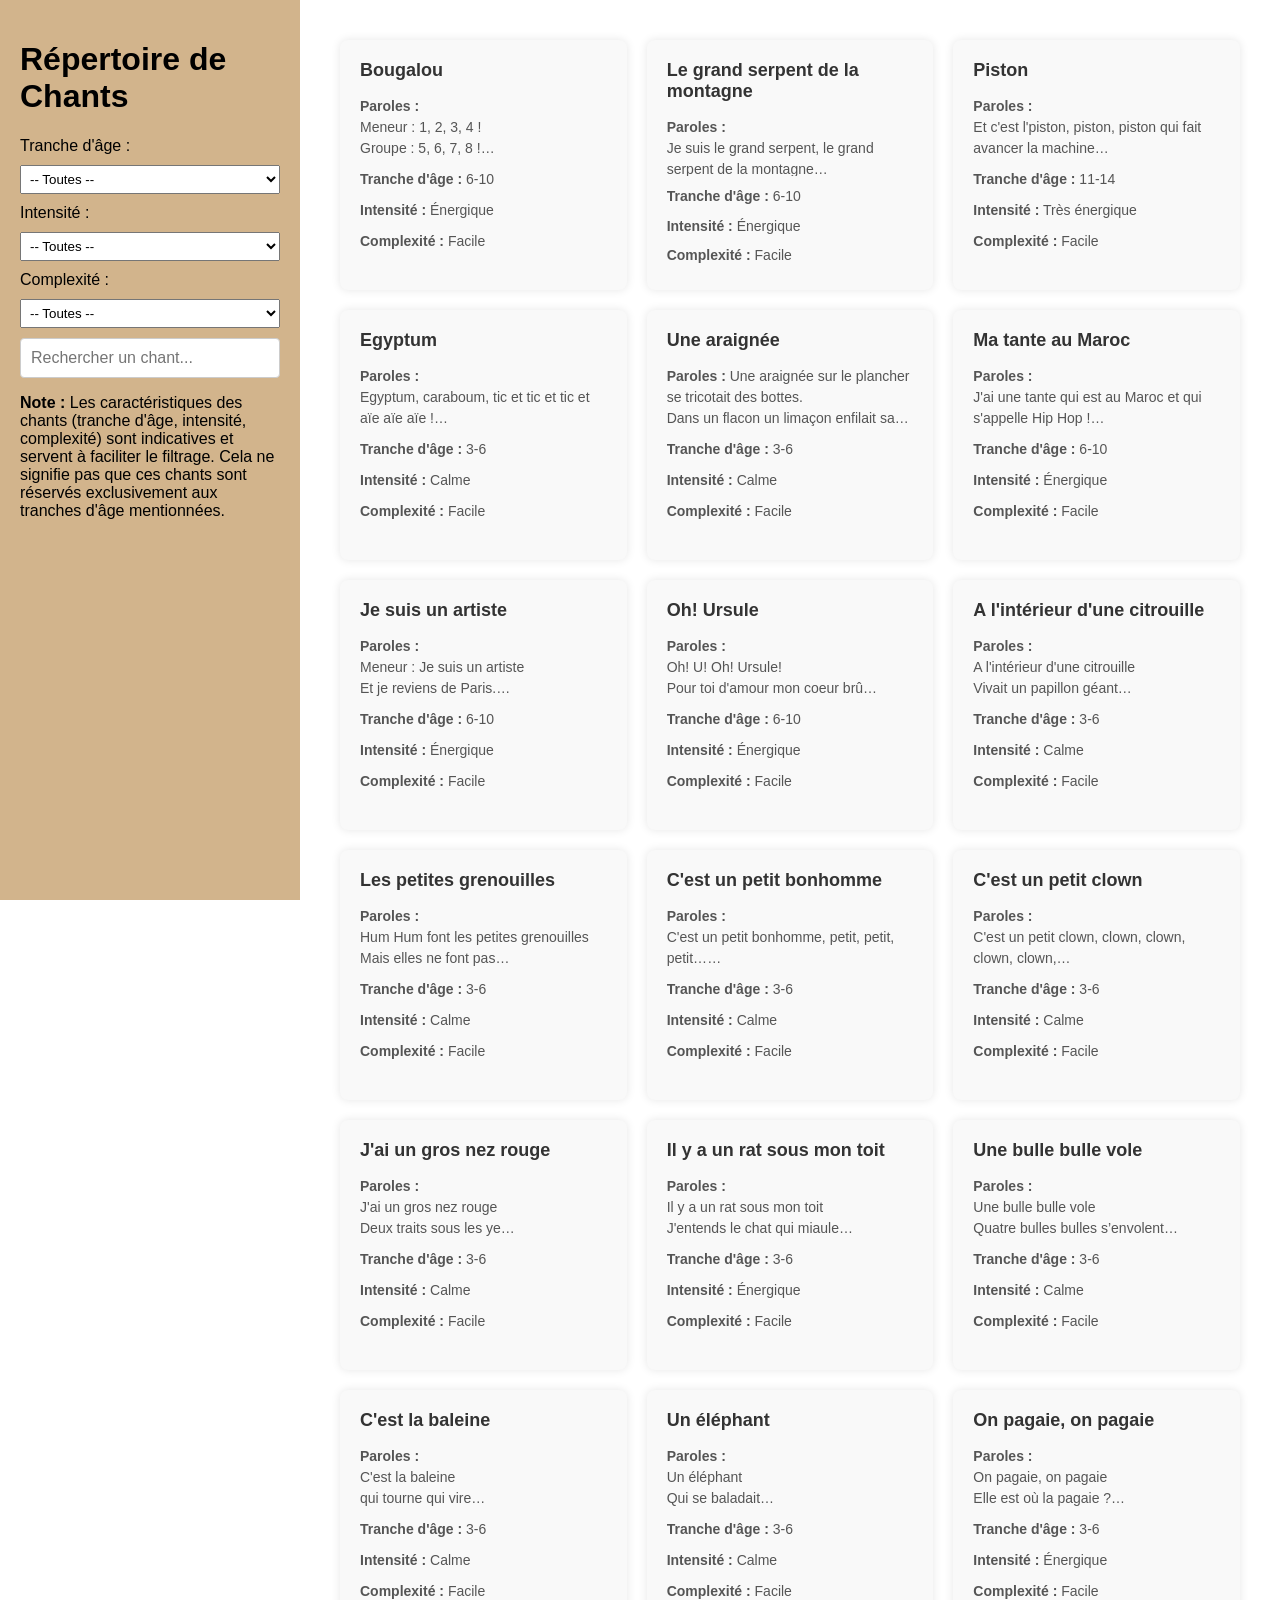
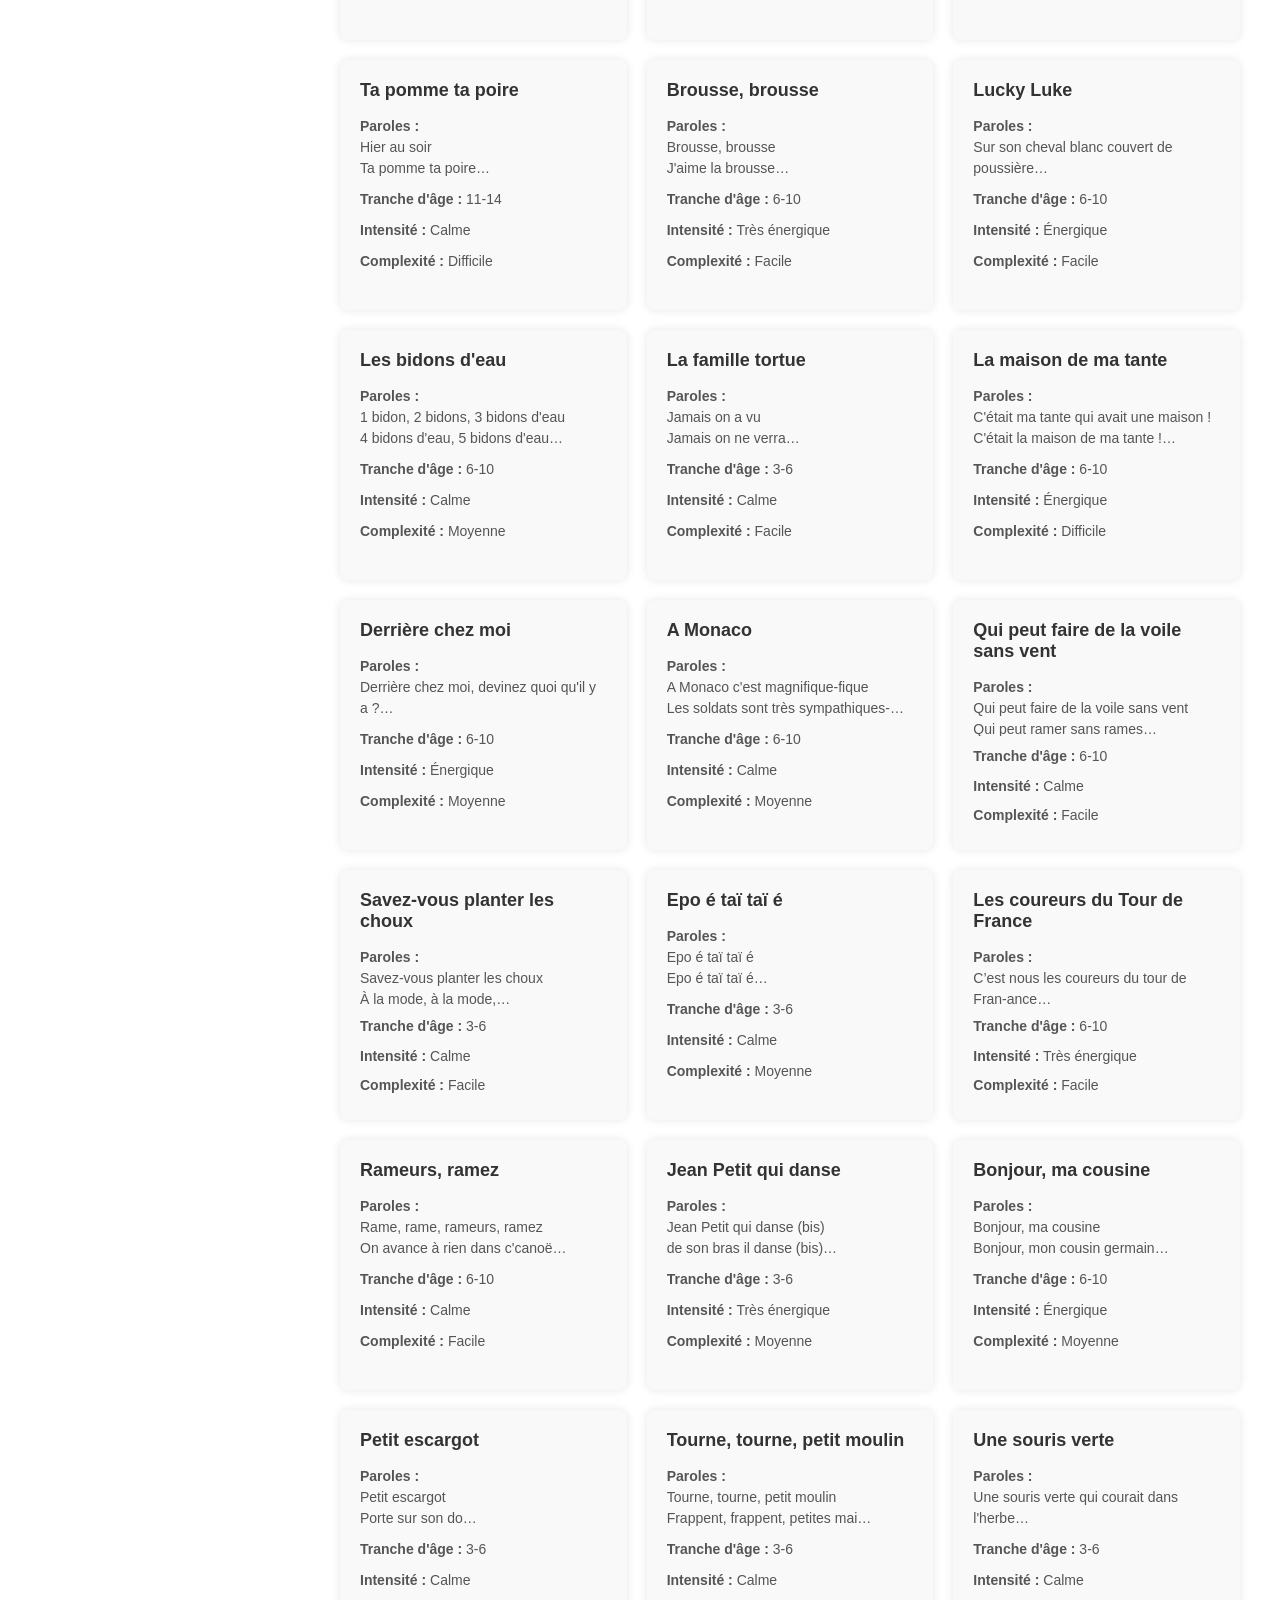
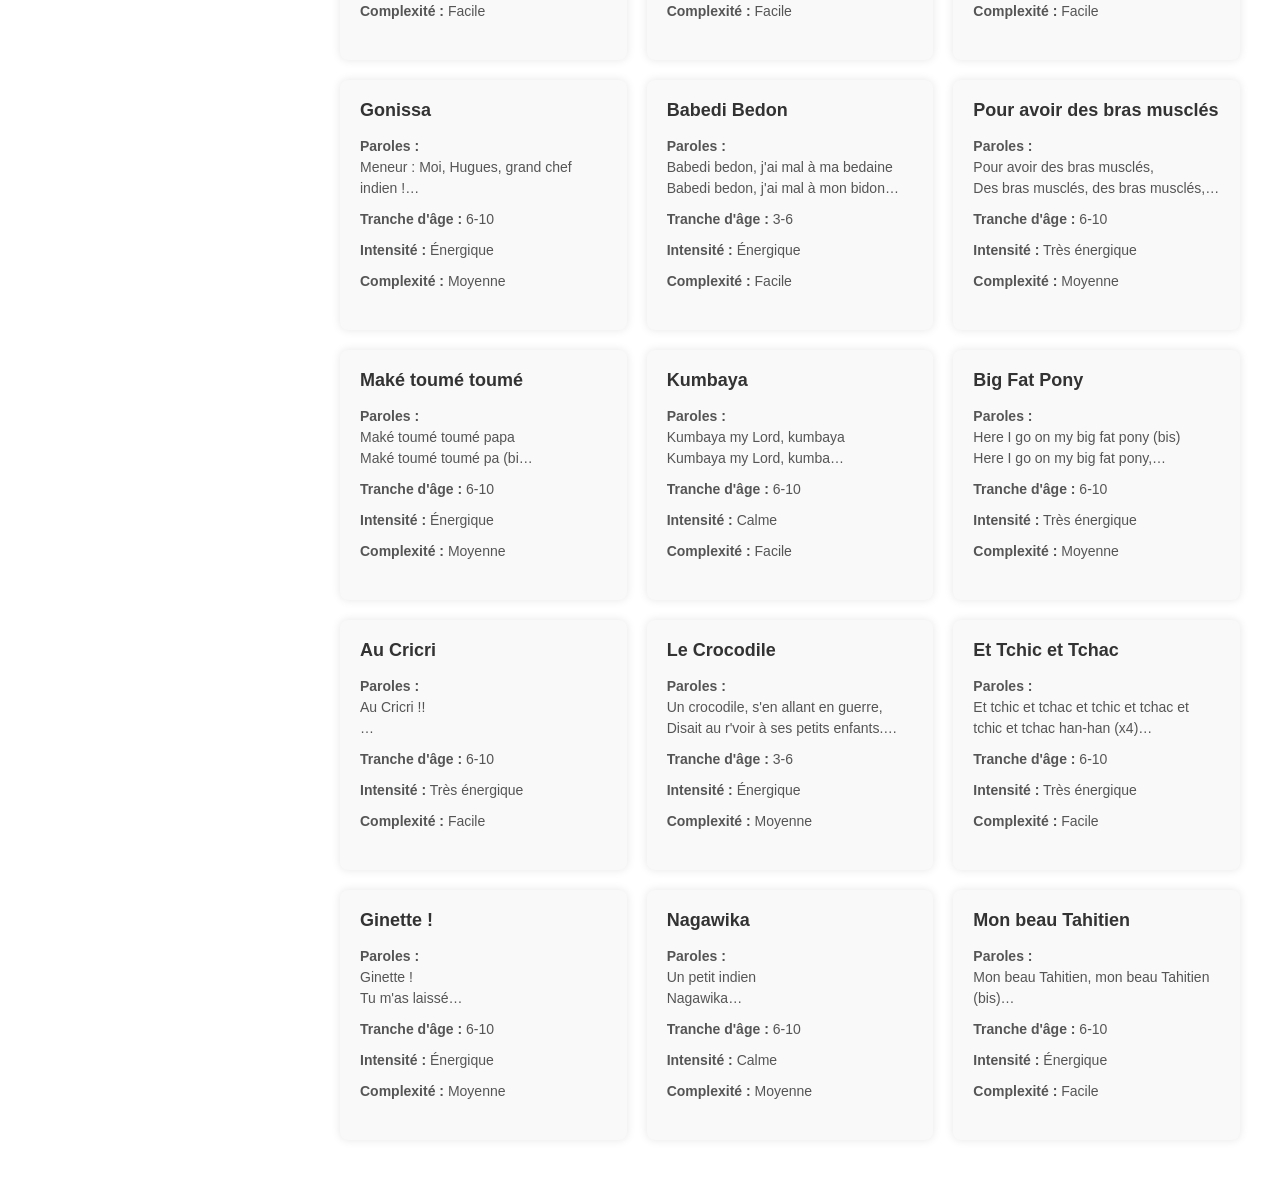
<file: index.html>
<!DOCTYPE html>
<html lang="fr">
<head>
  <meta charset="UTF-8">
  <meta name="viewport" content="width=device-width, initial-scale=1.0">
  <title>Répertoire de Chants</title>
  <link rel="stylesheet" href="css.css">
</head>
<body>

  <!-- Menu latéral -->
  <div id="menu">
    <h1>Répertoire de Chants</h1>

    <!-- Filtres -->
    <label for="filter-age">Tranche d'âge :</label>
    <select id="filter-age" class="filter">
      <option value="">-- Toutes --</option>
      <option value="3-6">3-6 ans</option>
      <option value="6-10">6-10 ans</option>
      <option value="11-14">11-14 ans</option>
    </select>

    <label for="filter-intensite">Intensité :</label>
    <select id="filter-intensite" class="filter">
      <option value="">-- Toutes --</option>
      <option value="1">Calme</option>
      <option value="2">Énergique</option>
      <option value="3">Très énergique</option>
    </select>

    <label for="filter-complexite">Complexité :</label>
    <select id="filter-complexite" class="filter">
      <option value="">-- Toutes --</option>
      <option value="1">Facile</option>
      <option value="2">Moyenne</option>
      <option value="3">Difficle</option>
    </select>
    
    <!-- Champ de recherche -->
    <div id="search-container">
      <input type="text" id="search-input" placeholder="Rechercher un chant..." />
    </div>

    <!-- Disclaimer -->
    <div id="disclaimer">
      <p><strong>Note :</strong> Les caractéristiques des chants (tranche d'âge, intensité, complexité) sont indicatives et servent à faciliter le filtrage. Cela ne signifie pas que ces chants sont réservés exclusivement aux tranches d'âge mentionnées.</p>
    </div>
  </div>


  <!-- Contenu principal -->
  <div id="main-content">
    <div id="chant-details" class="chants-container">
      <h2 id="chant-title"></h2>
      <p><strong>Paroles :</strong> <span id="chant-paroles"></span></p>
      <p><strong>Tranche d'âge :</strong> <span id="chant-tranche-age"></span></p>
      <p><strong>Intensité :</strong> <span id="chant-intensite"></span></p>
      <p><strong>Complexité :</strong> <span id="chant-complexite"></span></p>
    </div>
  </div>

  <!-- Pop-up modale -->
  <div id="chant-modal" class="chant-modal">
    <div class="chant-modal-content">
      <span id="close-modal" class="chant-modal-close">&times;</span>
      <h2 id="chant-title"></h2>
      <p id="chant-paroles"></p>
      <p><strong>Tranche d'âge :</strong> <span id="chant-age"></span></p>
      <p><strong>Intensité :</strong> <span id="chant-intensite"></span></p>
      <p><strong>Complexité :</strong> <span id="chant-complexite"></span></p>
      <audio controls>
        <source src="./audios/bougalou.m4a" type="audio/mpeg">
        Votre navigateur ne supporte pas l'élément audio.
      </audio>
    </div>
  </div>


  <script src="chants.js"></script>
  <script src="script.js"></script>
</body>
</html>
</file>
<file: css.css>
/* Mise en page globale */
body {
    font-family: Arial, sans-serif;
    margin: 0;
    display: flex;
    flex-wrap: wrap; /* Permet aux éléments de s'adapter sur différentes lignes sur les petits écrans */
    min-height: 100vh;
    position: relative;
}

/* Div du menu sur la gauche */
#menu {
    background-color: #D2B48C;
    padding: 20px;
    width: 300px;
    min-height: 100vh;
    box-sizing: border-box;
    position: fixed;
    top: 0;
    left: 0;
    z-index: 1000;
    transition: width 0.3s ease;
}

/* Style global du conteneur de recherche */
#search-container {
    text-align: left;
    width: 100%; /* Assurez-vous que le conteneur prend toute la largeur disponible */
    box-sizing: border-box; /* Inclure padding et bordure dans la largeur */
}

/* Champ de recherche aligné à gauche */
#search-input {
    padding: 10px;
    width: 100%; /* Prend toute la largeur disponible */
    font-size: 16px;
    border-radius: 4px;
    border: 1px solid #ccc;
    box-sizing: border-box; /* Inclut le padding et les bordures dans la largeur totale */
}

/* Style de focus sur le champ de recherche */
#search-input:focus {
    outline: none;
    border-color: #D2B48C;
}

.filter {
    display: block;
    margin: 10px 0;
    padding: 5px;
    width: 100%; /* Assurez-vous que les filtres prennent toute la largeur */
    box-sizing: border-box; /* Inclut le padding et les bordures dans la largeur totale */
}



/* Contenu principal */
#main-content {
    margin-left: 300px; /* Espace laissé pour le menu */
    padding: 20px;
    box-sizing: border-box;
    width: calc(100% - 300px); /* Le contenu principal prend toute la largeur restante */
}

/* Quand la largeur de l'écran est inférieure à 768px (tablettes et téléphones en mode paysage) */
@media (max-width: 768px) {
    #menu {
        width: 250px; /* Réduit légèrement la largeur */
    }

    #main-content {
        margin-left: 250px; /* Espace laissé pour le menu */
        width: calc(100% - 250px); /* Le contenu prend la largeur restante */
    }
}

/* Quand la largeur de l'écran est inférieure à 480px (téléphones en mode portrait) */
@media (max-width: 480px) {
    #menu {
        width: 100%; /* Le menu prend toute la largeur */
        position: relative; /* Le menu ne sera plus fixe */
        min-height: auto;
        padding: 10px;
    }

    #main-content {
        margin-left: 0; /* Plus besoin d'espace pour le menu */
        width: 100%; /* Le contenu prend toute la largeur disponible */
    }

    #menu h1 {
        font-size: 1.2em;
    }

    #search-input {
        font-size: 0.9em;
    }

    #disclaimer {
        font-size: 0.8em;
    }
}

/* Conteneur pour les chants */
.chants-container {
    display: grid;
    grid-template-columns: repeat(auto-fill, minmax(250px, 1fr));
    gap: 20px;
    padding: 20px;
    width: 100%;
    box-sizing: border-box;
}

/* Chaque item de chant */
.chant-item {
    background-color: #f9f9f9;
    min-width: 250px;
    height: 250px;
    padding: 20px;
    border-radius: 8px;
    box-shadow: 0 0 10px rgba(0, 0, 0, 0.1);
    display: flex;
    flex-direction: column;
    align-items: flex-start;
    overflow: hidden;
    box-sizing: border-box;
}

/* Ajouter un effet de survol pour chaque chant */
.chant-item:hover {
    cursor: pointer;
    box-shadow: 0 0 15px rgba(0, 0, 0, 0.2);
}

.chant-item h2 {
    margin: 0 0 10px;
    font-size: 18px;
    color: #333;
}

.chant-item p {
    margin: 5px 0;
    font-size: 14px;
    color: #555;
    line-height: 1.5;
    overflow: hidden;
    text-overflow: ellipsis;
    display: -webkit-box;
    -webkit-line-clamp: 3;
    -webkit-box-orient: vertical;
}

/* Modifier la disposition des chants pour les petites tailles d'écran */
@media (max-width: 800px) {
    .chants-container {
        grid-template-columns: repeat(auto-fill, minmax(200px, 1fr)); /* Colonnes plus petites */
    }
}

/* Pop-up modale */
.chant-modal {
    display: none;
    position: fixed;
    top: 0;
    left: 0;
    width: 100%;
    height: 100%;
    background-color: rgba(0, 0, 0, 0.7);
    justify-content: center;
    align-items: center;
    z-index: 1000;
}

/* Contenu du pop-up */
.chant-modal-content {
    background-color: #fff;
    padding: 20px;
    max-width: 80%;
    max-height: 80%;
    overflow-y: auto;
    border-radius: 8px;
    position: relative;
    box-shadow: 0 0 15px rgba(0, 0, 0, 0.3);
}

/* Bouton de fermeture */
.chant-modal-close {
    position: absolute;
    top: 10px;
    right: 10px;
    font-size: 30px;
    font-weight: bold;
    cursor: pointer;
}
</file>
